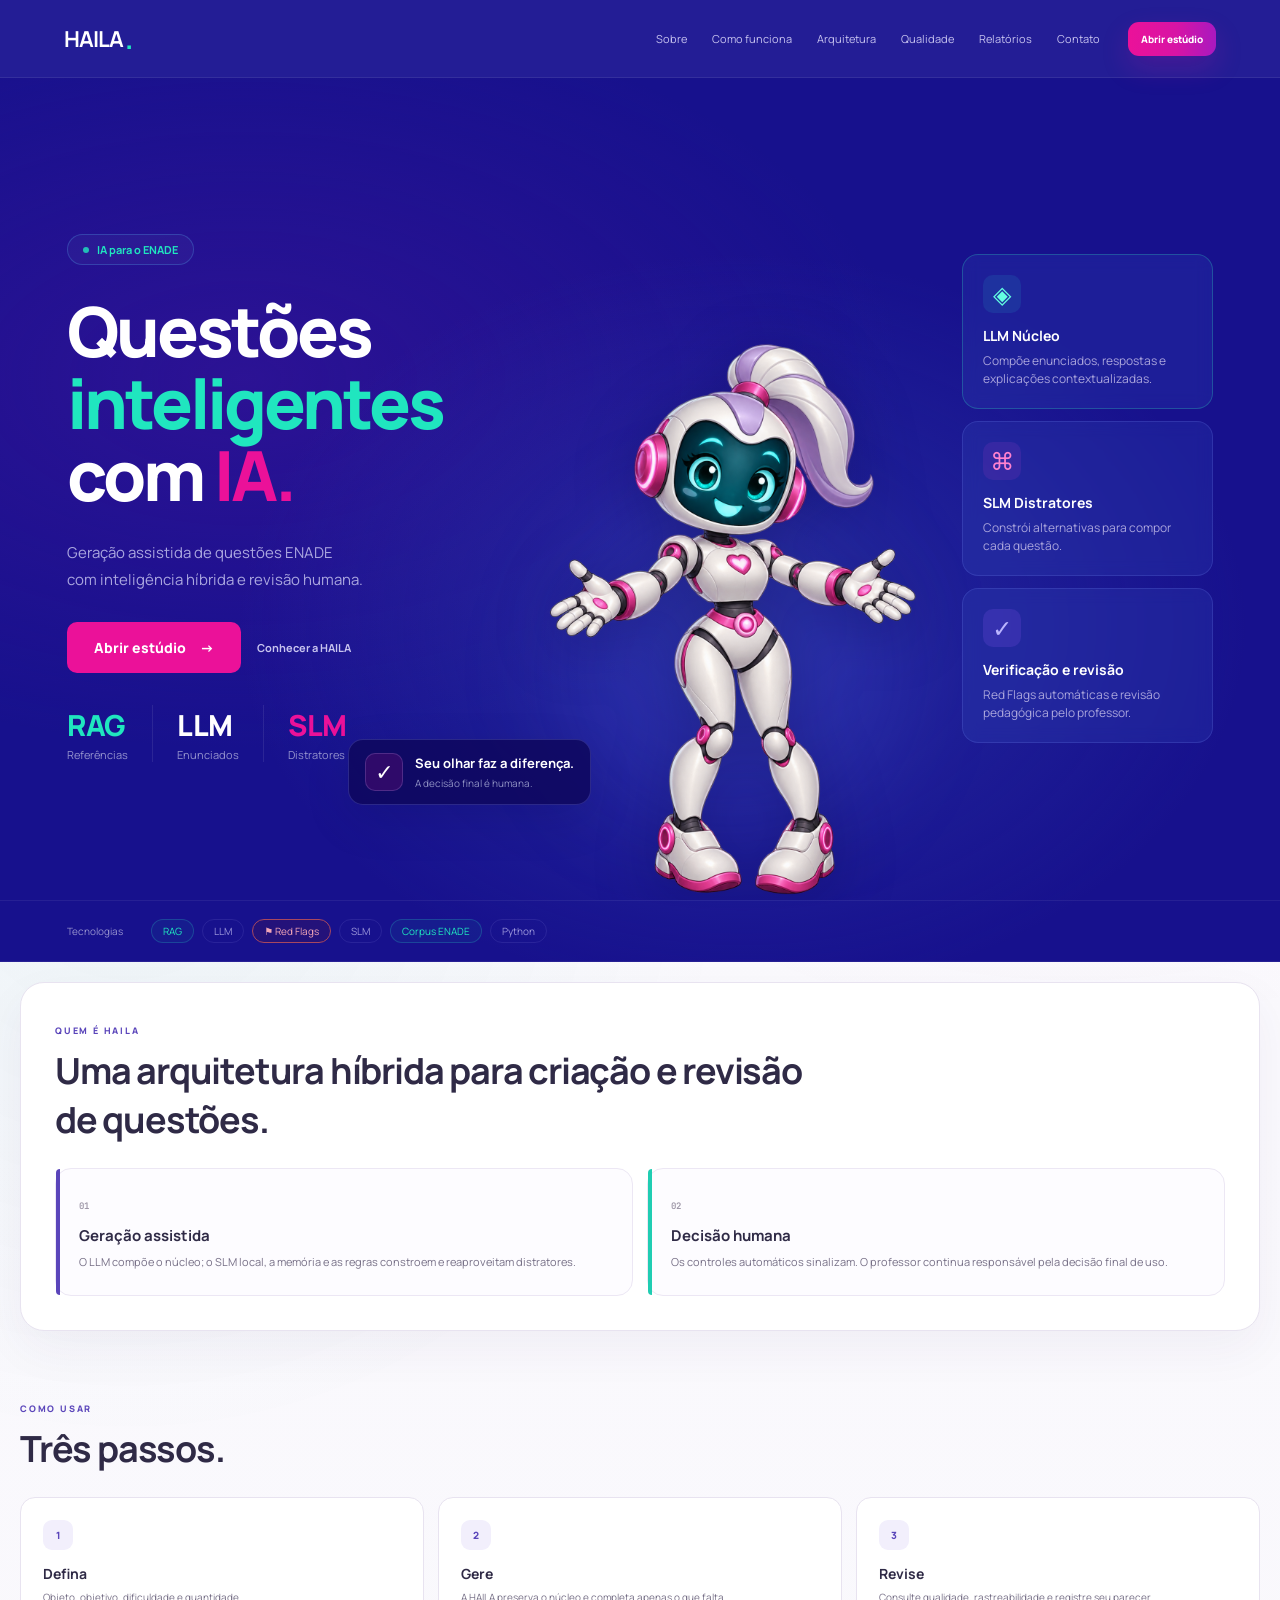
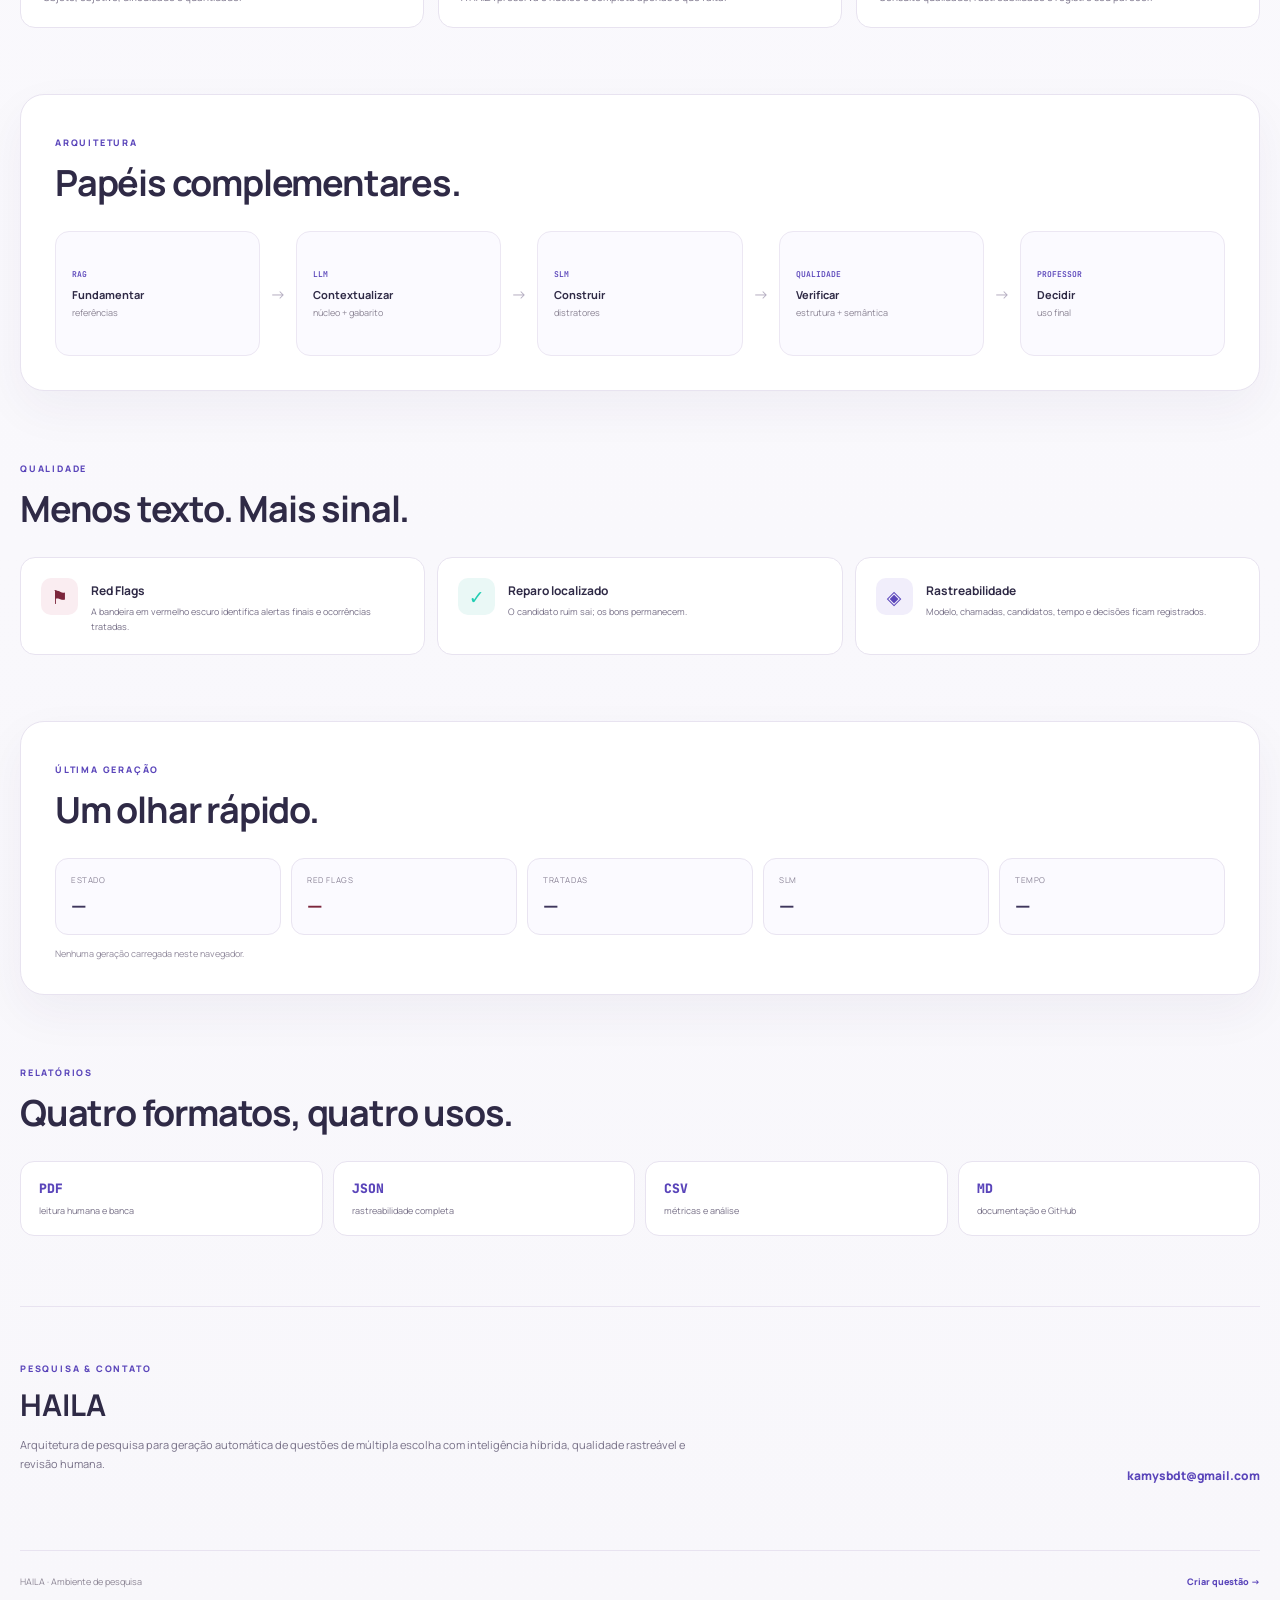
<file: frontend/public/index.html>
<!doctype html>
<html lang="pt-BR">
<head>
  <meta charset="utf-8">
  <meta name="viewport" content="width=device-width, initial-scale=1">
  <title>HAILA · Questões inteligentes com IA</title>
  <meta name="description" content="HAILA combina RAG, LLM, SLM, controles de qualidade e revisão humana para gerar questões ENADE rastreáveis.">
  <link rel="icon" href="favicon.svg" type="image/svg+xml">
  <link rel="stylesheet" href="landing.css?v=20261021-front-final-v1.1-mascote">
  <script type="module" src="app/home.js?v=20261021-front-final-v1"></script>
</head>
<body>
  <header class="home-header home-header-dark">
    <a class="home-logo" href="#top" aria-label="HAILA início"><strong>HAILA</strong><span class="logo-dot">.</span></a>
    <nav aria-label="Navegação principal">
      <a href="#sobre">Sobre</a>
      <a href="#como">Como funciona</a>
      <a href="#arquitetura">Arquitetura</a>
      <a href="#qualidade">Qualidade</a>
      <a href="#relatorios">Relatórios</a>
      <a href="#contato">Contato</a>
    </nav>
    <a class="home-cta small" href="studio.html?new=1">Abrir estúdio</a>
  </header>

  <main id="top">
    <section class="mascot-hero" aria-labelledby="hero-title">
      <div class="mascot-hero-inner">
        <div class="mascot-copy">
          <div class="hero-pill"><span></span> IA para o ENADE</div>
          <h1 id="hero-title">Questões<br><em>inteligentes</em><br>com <strong>IA.</strong></h1>
          <p>Geração assistida de questões ENADE<br>com inteligência híbrida e revisão humana.</p>
          <div class="hero-actions">
            <a class="hero-button" href="studio.html?new=1">Abrir estúdio <span>→</span></a>
            <a class="hero-text-link" href="#sobre">Conhecer a HAILA</a>
          </div>
          <div class="hero-facts" aria-label="Componentes da HAILA">
            <div><strong>RAG</strong><span>Referências</span></div>
            <div><strong>LLM</strong><span>Enunciados</span></div>
            <div><strong>SLM</strong><span>Distratores</span></div>
          </div>
        </div>

        <div class="mascot-scene">
          <div class="mascot-halo"></div>
          <img class="mascot" src="mascot.png" alt="Mascote HAILA, uma robô sorridente com detalhes rosa e rosto verde" width="1024" height="1536">
          <div class="float-card review-card">
            <span class="float-icon">✓</span>
            <div><strong>Seu olhar faz a diferença.</strong><small>A decisão final é humana.</small></div>
          </div>
        </div>

        <div class="feature-cards" id="como-funciona">
          <article><div class="feature-icon teal">◈</div><h2>LLM Núcleo</h2><p>Compõe enunciados, respostas e explicações contextualizadas.</p></article>
          <article><div class="feature-icon pink">⌘</div><h2>SLM Distratores</h2><p>Constrói alternativas para compor cada questão.</p></article>
          <article><div class="feature-icon violet">✓</div><h2>Verificação e revisão</h2><p>Red Flags automáticas e revisão pedagógica pelo professor.</p></article>
        </div>
      </div>
      <div class="hero-techbar">
        <span>Tecnologias</span><span class="tech-chip">RAG</span><span class="tech-chip muted">LLM</span><span class="tech-chip redflag">⚑ Red Flags</span><span class="tech-chip muted">SLM</span><span class="tech-chip">Corpus ENADE</span><span class="tech-chip muted">Python</span>
      </div>
    </section>

    <section id="sobre" class="home-section card-section">
      <div class="section-heading"><span class="section-kicker">QUEM É HAILA</span><h2>Uma arquitetura híbrida para criação e revisão de questões.</h2></div>
      <div class="card-grid two">
        <article class="info-card accent-purple"><span class="card-number">01</span><h3>Geração assistida</h3><p>O LLM compõe o núcleo; o SLM local, a memória e as regras constroem e reaproveitam distratores.</p></article>
        <article class="info-card accent-teal"><span class="card-number">02</span><h3>Decisão humana</h3><p>Os controles automáticos sinalizam. O professor continua responsável pela decisão final de uso.</p></article>
      </div>
    </section>

    <section id="como" class="home-section">
      <div class="section-heading"><span class="section-kicker">COMO USAR</span><h2>Três passos.</h2></div>
      <div class="steps-grid">
        <article><span>1</span><h3>Defina</h3><p>Objeto, objetivo, dificuldade e quantidade.</p></article>
        <article><span>2</span><h3>Gere</h3><p>A HAILA preserva o núcleo e completa apenas o que falta.</p></article>
        <article><span>3</span><h3>Revise</h3><p>Consulte qualidade, rastreabilidade e registre seu parecer.</p></article>
      </div>
    </section>

    <section id="arquitetura" class="home-section card-section">
      <div class="section-heading"><span class="section-kicker">ARQUITETURA</span><h2>Papéis complementares.</h2></div>
      <div class="architecture-flow">
        <article><span>RAG</span><strong>Fundamentar</strong><small>referências</small></article>
        <i>→</i><article><span>LLM</span><strong>Contextualizar</strong><small>núcleo + gabarito</small></article>
        <i>→</i><article><span>SLM</span><strong>Construir</strong><small>distratores</small></article>
        <i>→</i><article><span>QUALIDADE</span><strong>Verificar</strong><small>estrutura + semântica</small></article>
        <i>→</i><article><span>PROFESSOR</span><strong>Decidir</strong><small>uso final</small></article>
      </div>
    </section>

    <section id="qualidade" class="home-section quality-home">
      <div class="section-heading"><span class="section-kicker">QUALIDADE</span><h2>Menos texto. Mais sinal.</h2></div>
      <div class="quality-grid">
        <article class="quality-card redflag-card"><span class="quality-icon">⚑</span><div><strong>Red Flags</strong><p>A bandeira em vermelho escuro identifica alertas finais e ocorrências tratadas.</p></div></article>
        <article class="quality-card"><span class="quality-icon teal">✓</span><div><strong>Reparo localizado</strong><p>O candidato ruim sai; os bons permanecem.</p></div></article>
        <article class="quality-card"><span class="quality-icon purple">◈</span><div><strong>Rastreabilidade</strong><p>Modelo, chamadas, candidatos, tempo e decisões ficam registrados.</p></div></article>
      </div>
    </section>

    <section id="dashboard" class="home-section card-section">
      <div class="section-heading split"><div><span class="section-kicker">ÚLTIMA GERAÇÃO</span><h2>Um olhar rápido.</h2></div><a id="last-open" class="text-link" href="studio.html" hidden>Abrir no Studio →</a></div>
      <div id="last-generation" class="last-generation" aria-live="polite">
        <div class="metric-card"><span>Estado</span><strong id="last-state">—</strong></div>
        <div class="metric-card flag"><span>Red Flags</span><strong id="last-flags">—</strong></div>
        <div class="metric-card"><span>Tratadas</span><strong id="last-treated">—</strong></div>
        <div class="metric-card"><span>SLM</span><strong id="last-slm">—</strong></div>
        <div class="metric-card"><span>Tempo</span><strong id="last-time">—</strong></div>
      </div>
      <p id="last-note" class="dashboard-note">Nenhuma geração carregada neste navegador.</p>
    </section>

    <section id="relatorios" class="home-section reports-section">
      <div class="section-heading"><span class="section-kicker">RELATÓRIOS</span><h2>Quatro formatos, quatro usos.</h2></div>
      <div class="report-grid">
        <article><strong>PDF</strong><span>leitura humana e banca</span></article>
        <article><strong>JSON</strong><span>rastreabilidade completa</span></article>
        <article><strong>CSV</strong><span>métricas e análise</span></article>
        <article><strong>MD</strong><span>documentação e GitHub</span></article>
      </div>
    </section>

    <section id="contato" class="home-section contact-section">
      <div><span class="section-kicker">PESQUISA & CONTATO</span><h2>HAILA</h2><p>Arquitetura de pesquisa para geração automática de questões de múltipla escolha com inteligência híbrida, qualidade rastreável e revisão humana.</p></div>
      <a href="mailto:kamysbdt@gmail.com">kamysbdt@gmail.com</a>
    </section>
  </main>

  <footer class="home-footer"><span>HAILA · Ambiente de pesquisa</span><a href="studio.html?new=1">Criar questão →</a></footer>
</body>
</html>
</file>
<file: frontend/public/landing.css>
@import url('https://fonts.googleapis.com/css2?family=JetBrains+Mono:wght@400;500;600&family=Manrope:wght@400;500;600;700;800&display=swap');
:root{font-family:'Manrope',system-ui,-apple-system,BlinkMacSystemFont,'Segoe UI',sans-serif;--pink:#eb1199;--purple:#5a45ba;--purple-dark:#241995;--teal:#20cdb2;--teal-bright:#20e6bf;--teal-soft:#eaf8f6;--redflag:#7c263c;--redflag-soft:#faedf1;--ink:#2f2a46;--muted:#777087;--line:#e8e3f0;--surface:#fff;--bg:#f8f7fb;--mono:'JetBrains Mono','SFMono-Regular',Consolas,monospace;color:var(--ink);background:var(--bg)}
*{box-sizing:border-box}html{scroll-behavior:smooth}body{margin:0;background:radial-gradient(circle at 84% 8%,rgba(227,59,145,.07),transparent 25%),radial-gradient(circle at 10% 26%,rgba(21,159,149,.06),transparent 23%),linear-gradient(180deg,#fbfafe 0%,#f8f7fb 100%);color:var(--ink)}a{text-decoration:none;color:inherit}.home-header{height:78px;padding:0 clamp(20px,5vw,72px);display:flex;align-items:center;gap:28px;position:sticky;top:0;z-index:50;background:rgba(27,20,145,.96);backdrop-filter:blur(14px);border-bottom:1px solid rgba(255,255,255,.08);color:white}.home-logo{display:flex;align-items:center;gap:2px;font:800 22px Manrope,sans-serif;letter-spacing:-1px}.logo-dot{color:var(--teal-bright);font-size:26px;line-height:1}.home-header nav{display:flex;align-items:center;gap:25px;margin-left:auto}.home-header nav a{font-size:11px;color:#c6c2ef}.home-header nav a:hover{color:#fff}.home-cta{display:inline-flex;align-items:center;justify-content:center;gap:12px;border-radius:11px;background:linear-gradient(90deg,var(--pink),#d714a5 55%,#a919bf);color:#fff;padding:14px 18px;font-size:11px;font-weight:800;box-shadow:0 12px 28px rgba(235,17,153,.18)}.home-cta.small{padding:10px 13px;font-size:10px}.home-cta:hover{filter:brightness(1.06);transform:translateY(-1px)}main{width:min(1260px,calc(100% - 40px));margin:0 auto}.mascot-hero{width:100vw;margin-left:calc(50% - 50vw);background:radial-gradient(ellipse at 58% 62%,#2b38a9a1,transparent 48%),radial-gradient(ellipse at 19% 34%,#46139d70,transparent 45%),#17118d;color:#fff;border-bottom:1px solid #ffffff10}.mascot-hero-inner{width:min(1600px,100%);margin:0 auto;min-height:calc(100vh - 78px);display:grid;grid-template-columns:40% 37% 23%;align-items:center;padding:52px 5.25% 34px;position:relative;overflow:hidden}.mascot-copy{z-index:2}.hero-pill{display:inline-flex;align-items:center;gap:8px;font-size:11px;font-weight:700;color:var(--teal-bright);background:#ffffff09;border:1px solid #4887d35e;border-radius:25px;padding:7px 15px;margin-bottom:30px}.hero-pill>span{width:6px;height:6px;border-radius:100%;background:var(--teal-bright);opacity:.8}.mascot-copy h1{font:800 clamp(49px,5.4vw,83px)/1.04 Manrope,sans-serif;letter-spacing:-3px;margin:0 0 28px}.mascot-copy h1 em{font-style:normal;color:var(--teal-bright)}.mascot-copy h1 strong{color:var(--pink);font-weight:800}.mascot-copy>p{font-size:15px;color:#aaa6df;line-height:1.8;margin:0 0 29px}.hero-actions{display:flex;align-items:center;gap:16px;flex-wrap:wrap}.hero-button{display:inline-flex;align-items:center;justify-content:center;gap:14px;background:var(--pink);padding:16px 27px;border-radius:10px;font-size:14px;font-weight:800;transition:transform .2s,background .2s}.hero-button:hover{transform:translateY(-2px);background:#ff25ae}.hero-text-link{font-size:11px;color:#c8c4ef;font-weight:700}.hero-text-link:hover{color:white}.hero-facts{display:flex;margin-top:32px}.hero-facts>div{display:flex;flex-direction:column;gap:2px;padding:0 24px;border-right:1px solid #ffffff16}.hero-facts>div:first-child{padding-left:0}.hero-facts>div:last-child{border:0}.hero-facts strong{font:800 29px Manrope,sans-serif;letter-spacing:-.5px}.hero-facts>div:first-child strong{color:var(--teal-bright)}.hero-facts>div:last-child strong{color:var(--pink)}.hero-facts span{font-size:11px;color:#9593ce}.mascot-scene{position:relative;height:600px;align-self:end;pointer-events:none;margin-left:-60px;margin-right:-48px;margin-bottom:-34px}.mascot{position:absolute;bottom:0;left:50%;transform:translateX(-50%);width:100%;max-width:450px;height:560px;object-fit:contain;filter:drop-shadow(0 10px 30px #05033844)}.mascot-halo{position:absolute;width:340px;height:340px;border-radius:50%;background:#6073ff22;filter:blur(50px);bottom:60px;left:50%;transform:translateX(-50%)}.float-card{display:flex;gap:12px;align-items:center;position:absolute;padding:13px 16px;border-radius:15px;background:#0e075edb;box-shadow:0 15px 45px #07053c22;border:1px solid #7479e447;z-index:2}.float-icon{display:grid;place-items:center;border:1px solid #734ea77a;background:#ee179225;width:38px;height:38px;border-radius:10px;color:white;font-size:22px}.float-card strong{font-size:13px;display:block}.float-card small{font-size:10px;color:#8f91c3;display:block;margin-top:4px}.review-card{left:-22%;bottom:95px}.feature-cards{display:flex;flex-direction:column;gap:12px;z-index:3;padding-left:13px}.feature-cards article{background:#4875dd24;border:1px solid #6575e340;border-radius:16px;padding:20px;backdrop-filter:blur(8px)}.feature-cards article:first-child{border-color:#2ac6b64f}.feature-icon{display:grid;place-items:center;width:38px;height:38px;border-radius:10px;font-size:24px;margin-bottom:13px}.feature-icon.teal{color:#63ffe1;background:#27c4d21f}.feature-icon.pink{color:#ff82cf;background:#ca45d61f}.feature-icon.violet{color:#bbb5ff;background:#7451df3b}.feature-cards h2{font-size:14px;margin:0 0 7px}.feature-cards p{font-size:12px;line-height:1.5;color:#aaa5dc;margin:0}.hero-techbar{width:min(1600px,100%);margin:0 auto;min-height:61px;display:flex;align-items:center;gap:8px;padding:15px 5.25%;border-top:1px solid #ffffff10;font-size:10px;color:#9692ce}.hero-techbar>span:first-child{margin-right:20px}.tech-chip{font-size:10px;color:var(--teal-bright);border:1px solid #2bd3c33b;border-radius:14px;padding:4px 11px;background:#1b829e1a}.tech-chip.muted{color:#9c97db;border-color:#7770ce30;background:transparent}.tech-chip.redflag{color:#f3a6b7;border-color:#a7475f;background:#5a163033}.section-kicker{font-size:9px;font-weight:800;letter-spacing:1.8px;color:var(--purple)}.text-link{font-size:10px;font-weight:800;color:var(--purple)}

.home-section{scroll-margin-top:96px;padding:36px 0 46px}.card-section{background:#fff;border:1px solid var(--line);border-radius:24px;padding:34px;margin:20px 0 28px;box-shadow:0 18px 48px rgba(55,42,107,.05)}.section-heading{margin-bottom:24px}.section-heading.split{display:flex;align-items:end;justify-content:space-between;gap:20px}.section-heading h2{font-size:clamp(24px,3vw,36px);letter-spacing:-1.2px;margin:7px 0 0;max-width:760px}.card-grid.two{display:grid;grid-template-columns:1fr 1fr;gap:14px}.info-card{position:relative;border:1px solid #ece7f4;border-radius:16px;padding:23px;background:#fdfcff}.info-card:before{content:"";position:absolute;left:0;top:0;bottom:0;width:4px;border-radius:16px 0 0 16px;background:var(--purple)}.info-card.accent-teal:before{background:var(--teal)}.card-number{font:600 9px var(--mono);color:#9b94a5}.info-card h3{font-size:15px;margin:11px 0 7px}.info-card p{font-size:11px;line-height:1.7;color:var(--muted);margin:0}.steps-grid{display:grid;grid-template-columns:repeat(3,1fr);gap:14px}.steps-grid article{border:1px solid var(--line);background:#fff;border-radius:15px;padding:22px}.steps-grid article>span{display:grid;place-items:center;width:30px;height:30px;border-radius:9px;background:var(--purple-soft,#f2effc);color:var(--purple);font-weight:800;font-size:10px}.steps-grid h3{font-size:14px;margin:14px 0 6px}.steps-grid p{font-size:10px;line-height:1.65;color:var(--muted);margin:0}.architecture-flow{display:grid;grid-template-columns:1fr auto 1fr auto 1fr auto 1fr auto 1fr;align-items:center;gap:10px}.architecture-flow article{min-height:125px;border:1px solid #ece7f3;border-radius:14px;padding:16px;background:#fbfaff;display:flex;flex-direction:column;justify-content:center}.architecture-flow article span{font:600 8px var(--mono);color:var(--purple)}.architecture-flow article strong{font-size:11px;margin:8px 0 4px}.architecture-flow article small{font-size:9px;color:#8b8494}.architecture-flow i{font-style:normal;color:#b6afc2}.quality-grid{display:grid;grid-template-columns:repeat(3,1fr);gap:12px}.quality-card{display:flex;gap:13px;align-items:flex-start;background:#fff;border:1px solid var(--line);border-radius:15px;padding:20px}.quality-icon{display:grid;place-items:center;flex:0 0 37px;width:37px;height:37px;border-radius:10px;background:var(--redflag-soft);color:var(--redflag);font-size:19px}.quality-icon.teal{background:var(--teal-soft);color:var(--teal)}.quality-icon.purple{background:#f1eefb;color:var(--purple)}.quality-card strong{font-size:12px}.quality-card p{font-size:9px;line-height:1.6;color:var(--muted);margin:5px 0 0}.last-generation{display:grid;grid-template-columns:repeat(5,1fr);gap:10px}.metric-card{border:1px solid #e9e4f1;border-radius:13px;padding:15px;background:#fbfaff}.metric-card span{display:block;font-size:8px;letter-spacing:.6px;text-transform:uppercase;color:#8b8497}.metric-card strong{display:block;font-size:20px;margin-top:7px;color:#3e365c}.metric-card.flag strong{color:var(--redflag)}.dashboard-note{font-size:9px;color:#918a9c;margin:12px 0 0}.report-grid{display:grid;grid-template-columns:repeat(4,1fr);gap:10px}.report-grid article{border:1px solid var(--line);border-radius:14px;background:#fff;padding:18px}.report-grid strong{display:block;color:var(--purple);font:800 13px var(--mono)}.report-grid span{display:block;margin-top:7px;font-size:9px;color:var(--muted)}.contact-section{display:flex;align-items:flex-end;justify-content:space-between;gap:40px;border-top:1px solid var(--line);margin-top:24px;padding-top:48px}.contact-section h2{font-size:30px;margin:7px 0}.contact-section p{max-width:700px;color:var(--muted);font-size:11px;line-height:1.7}.contact-section>a{font-size:12px;color:var(--purple);font-weight:800}.home-footer{width:min(1260px,calc(100% - 40px));margin:20px auto 0;padding:24px 0 34px;border-top:1px solid var(--line);display:flex;justify-content:space-between;gap:20px;font-size:9px;color:#8c8594}.home-footer a{color:var(--purple);font-weight:800}

@media(min-width:1400px){.mascot-scene{height:640px}.mascot{height:620px;max-width:480px}}
@media(max-width:1100px){.mascot-hero-inner{grid-template-columns:40% 38% 22%;padding-top:48px}.mascot-copy h1{font-size:58px}.mascot-scene{height:540px;margin-left:-45px;margin-right:-30px}.mascot{height:520px}.review-card{left:-12%}.feature-cards article{padding:16px}.home-header nav{gap:18px}}
@media(max-width:980px){.home-header nav{display:none}.mascot-hero-inner{grid-template-columns:1fr 1fr;min-height:auto;padding-top:62px}.feature-cards{grid-column:1/-1;display:grid;grid-template-columns:repeat(3,1fr);padding:10px 0 36px}.mascot-scene{height:500px;margin:0}.review-card{left:0}.architecture-flow{grid-template-columns:1fr}.architecture-flow i{transform:rotate(90deg);justify-self:center}.quality-grid{grid-template-columns:1fr 1fr}.last-generation{grid-template-columns:repeat(3,1fr)}.report-grid{grid-template-columns:1fr 1fr}}
@media(max-width:640px){main,.home-footer{width:min(100% - 24px,1260px)}.home-header{padding:0 14px}.home-header .home-cta.small{margin-left:auto}.mascot-hero-inner{grid-template-columns:1fr;padding:42px 22px 0}.mascot-copy h1{font-size:50px;letter-spacing:-2px}.mascot-scene{height:430px;order:2}.mascot{height:430px}.review-card{left:0;bottom:48px}.feature-cards{order:3;grid-template-columns:1fr;padding-bottom:28px}.hero-techbar{overflow-x:auto}.hero-techbar>span:first-child{display:none}.hero-facts>div{padding:0 15px}.card-grid.two,.steps-grid,.quality-grid,.last-generation,.report-grid{grid-template-columns:1fr}.card-section{padding:22px}.contact-section{align-items:flex-start;flex-direction:column}.section-heading.split{align-items:flex-start;flex-direction:column}}
</file>
